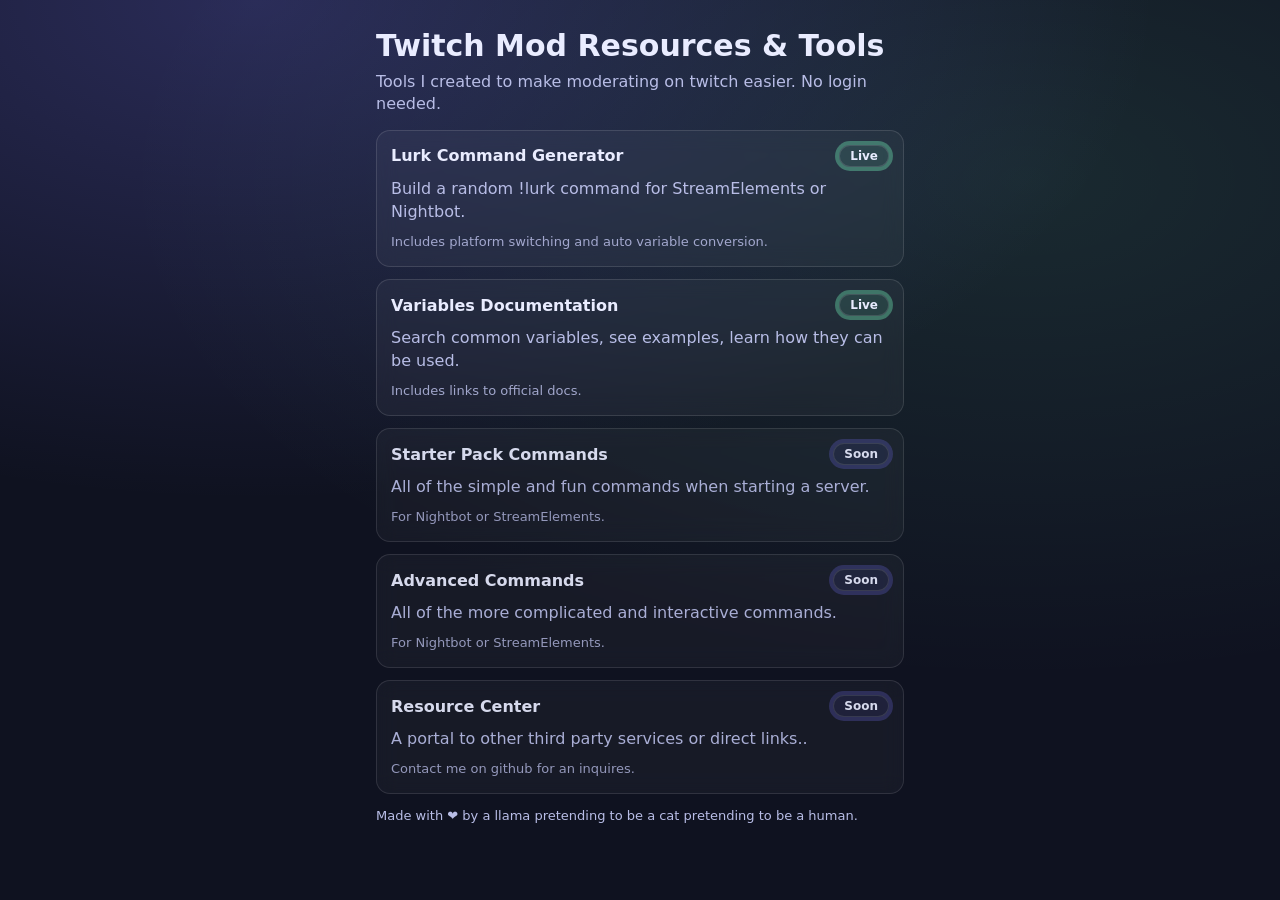
<file: index.html>
<!doctype html>
<html lang="en">
<head>
  <meta charset="utf-8">
  <meta name="viewport" content="width=device-width, initial-scale=1">
  <title>Twitch Resources &amp; Tools</title>
  <link rel="stylesheet" href="site.css">
</head>
<body>
  <main class="wrap">
    <header class="head">
      <h1>Twitch Mod Resources &amp; Tools</h1>
      <p class="sub">Tools I created to make moderating on twitch easier. No login needed.</p>
    </header>

    <section class="grid" id="toolGrid">
      <a class="card" href="lurk/index.html">
        <div class="cardTop">
          <div class="title">Lurk Command Generator</div>
          <div class="pill pillLive">Live</div>
        </div>
        <div class="desc">Build a random !lurk command for StreamElements or Nightbot.</div>
        <div class="meta">Includes platform switching and auto variable conversion.</div>
      </a>

      <a class="card" href="docs/index.html">
        <div class="cardTop">
          <div class="title">Variables Documentation</div>
          <div class="pill pillLive">Live</div>
        </div>
        <div class="desc">Search common variables, see examples, learn how they can be used.</div>
        <div class="meta">Includes links to official docs.</div>
      </a>

      <div class="card cardSoon" data-soon="1">
        <div class="cardTop">
          <div class="title">Starter Pack Commands</div>
          <div class="pill pillSoon">Soon</div>
        </div>
        <div class="desc">All of the simple and fun commands when starting a server.</div>
        <div class="meta">For Nightbot or StreamElements.</div>
      </div>

      <div class="card cardSoon" data-soon="1">
        <div class="cardTop">
          <div class="title">Advanced Commands</div>
          <div class="pill pillSoon">Soon</div>
        </div>
        <div class="desc">All of the more complicated and interactive commands.</div>
        <div class="meta">For Nightbot or StreamElements.</div>
      </div>

      <div class="card cardSoon" data-soon="1">
        <div class="cardTop">
          <div class="title">Resource Center</div>
          <div class="pill pillSoon">Soon</div>
        </div>
        <div class="desc">A portal to other third party services or direct links..</div>
        <div class="meta">Contact me on github for an inquires.</div>
      </div>
    </section>

    <footer class="foot">
      <div class="muted">Made with ❤️ by a llama pretending to be a cat pretending to be a human.</div>
    </footer>
  </main>

  <script src="site.js"></script>
</body>
</html>
</file>
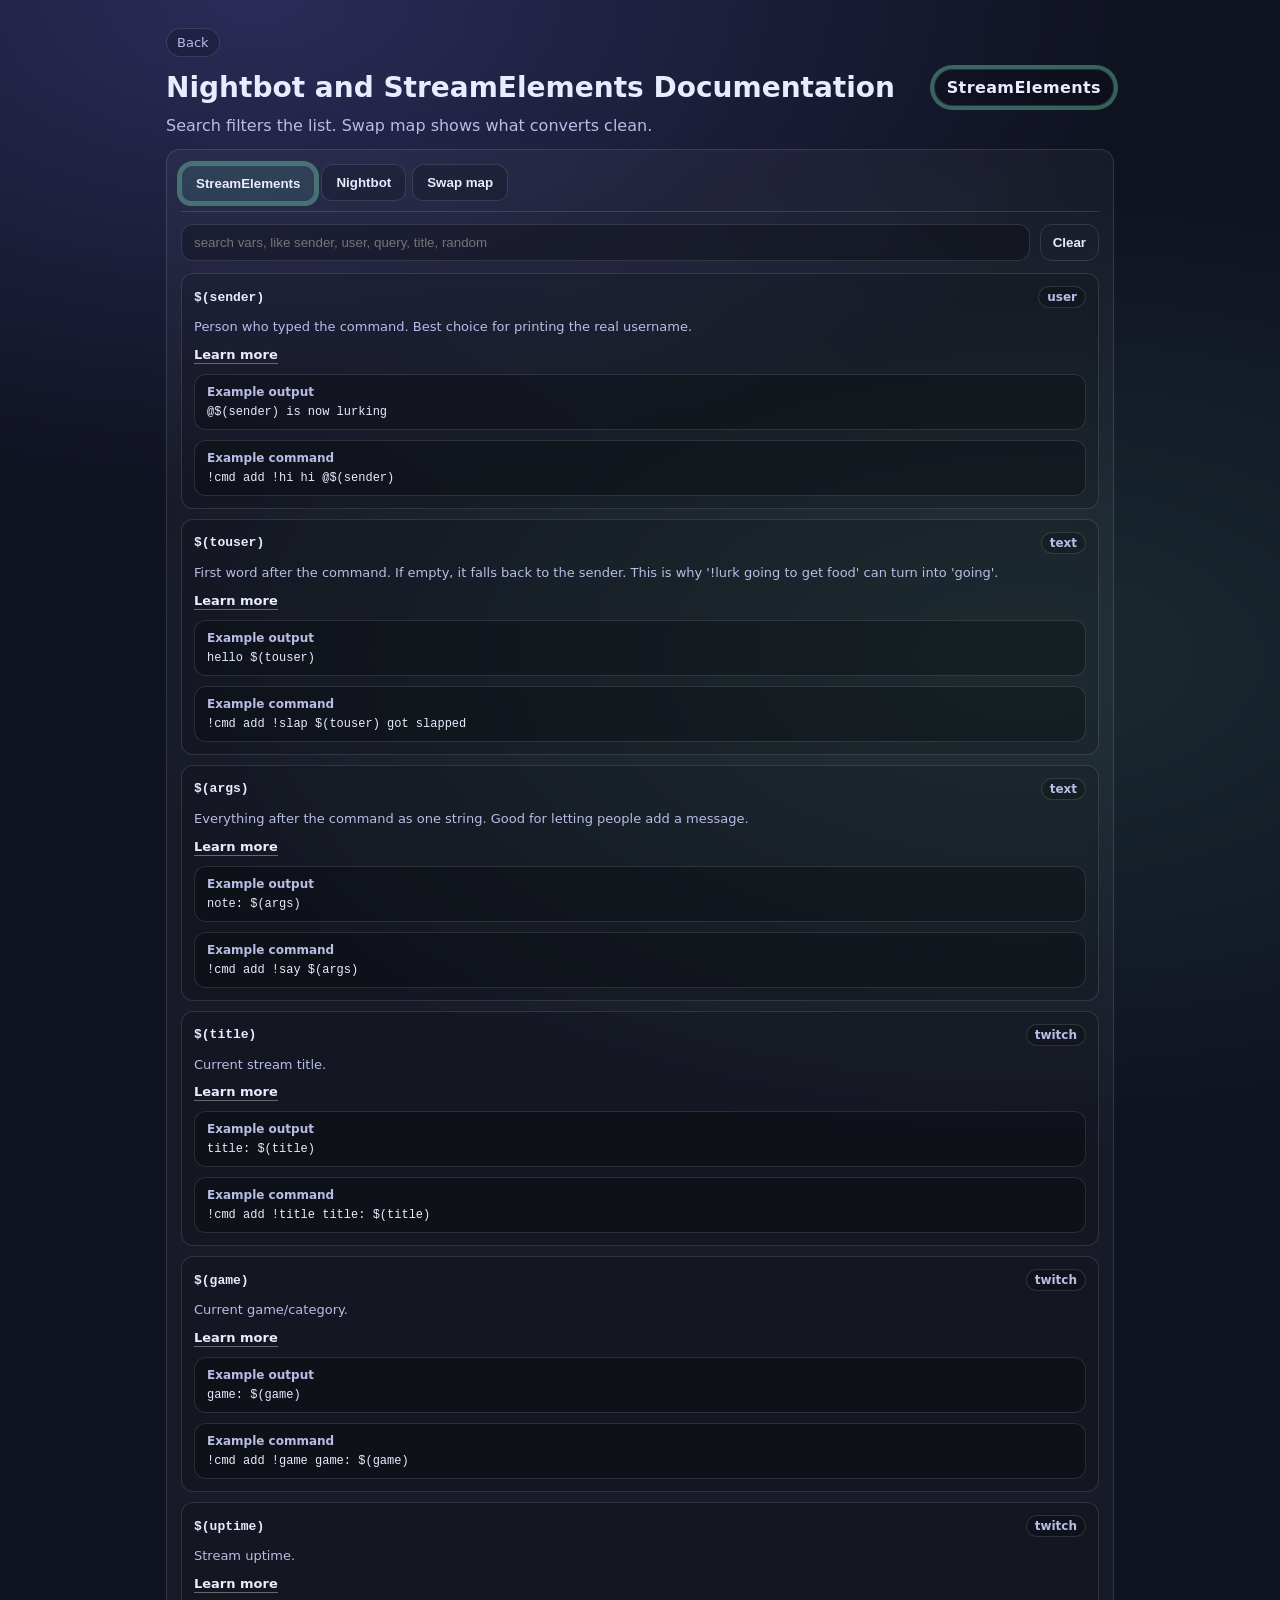
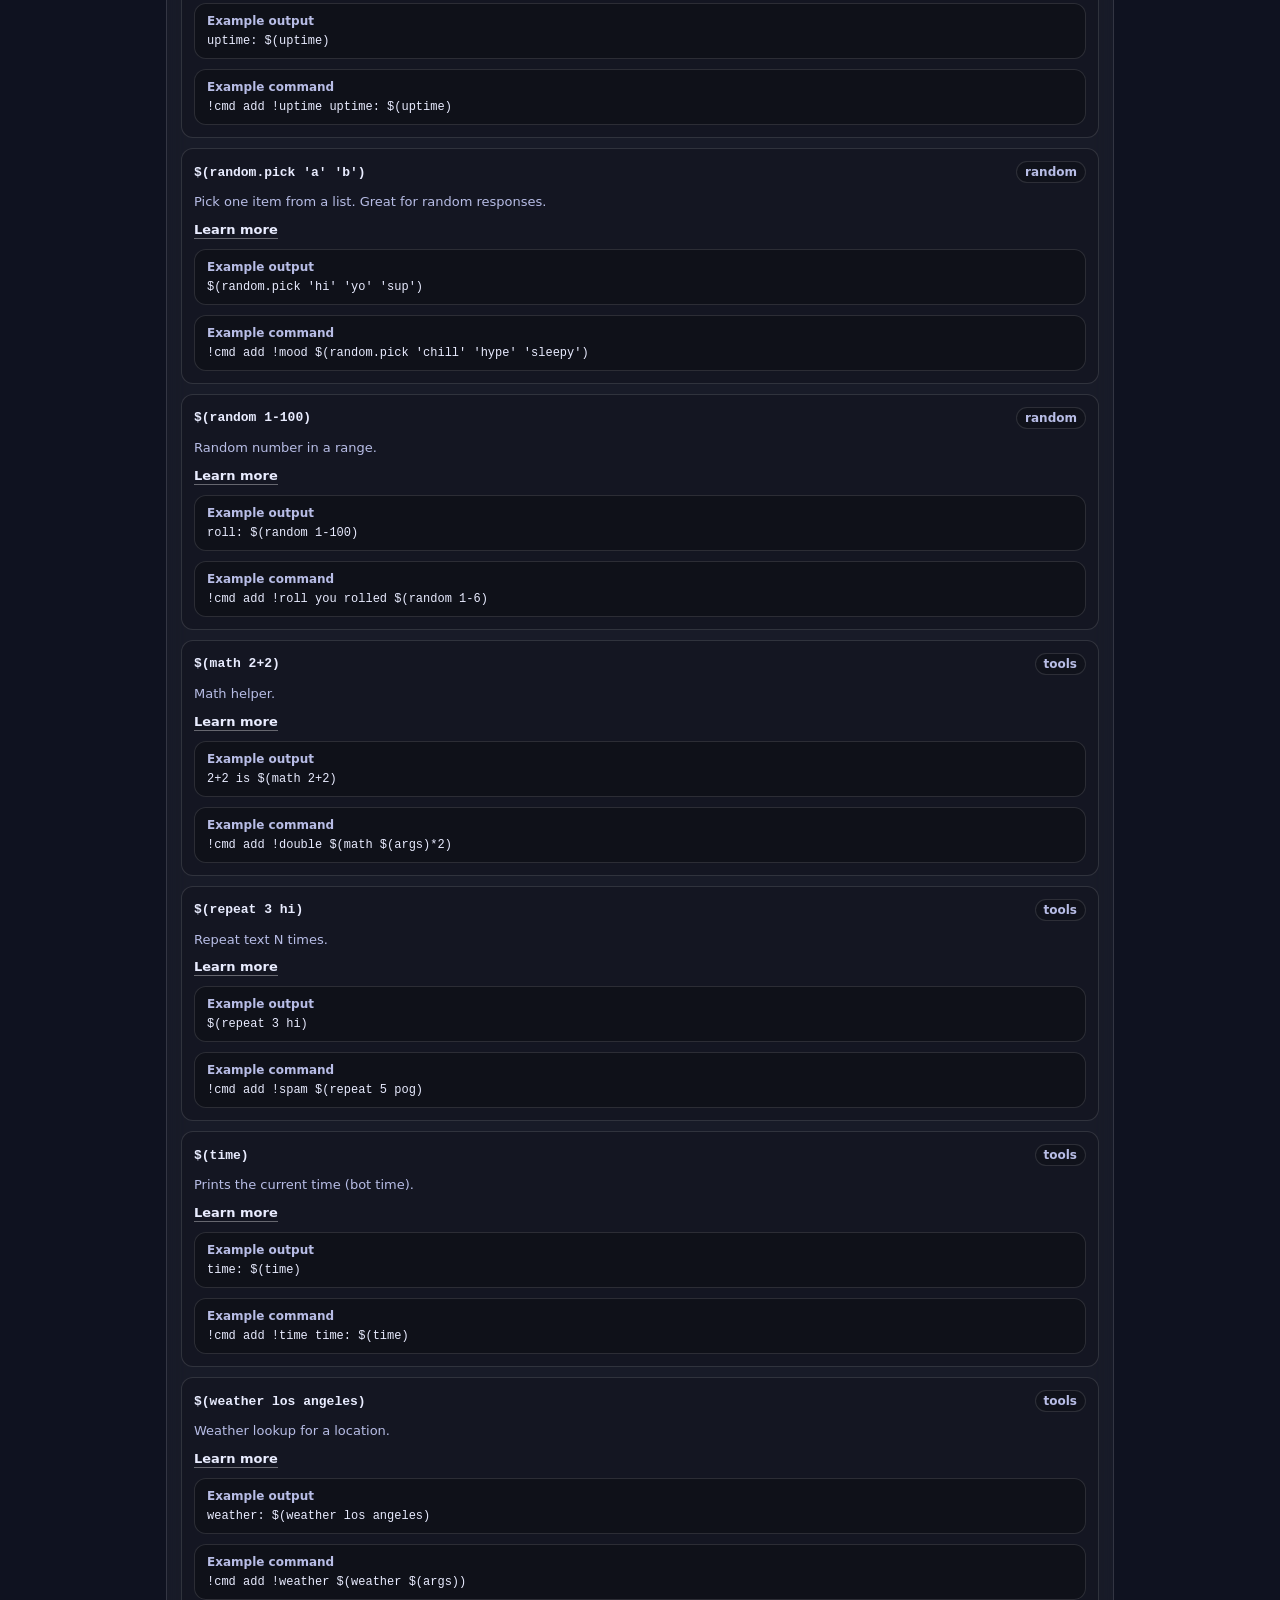
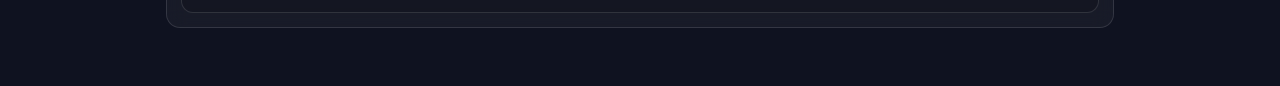
<file: docs/index.html>
<!doctype html>
<html lang="en">
<head>
  <meta charset="utf-8">
  <meta name="viewport" content="width=device-width, initial-scale=1">
  <title>Nightbot and StreamElements Documentation</title>
  <link rel="stylesheet" href="style.css">
</head>
<body>
  <main class="wrap">
    <div class="nav"><a href="../index.html">Back</a></div>
    <header class="head">
      <div class="titleRow">
        <h1>Nightbot and StreamElements Documentation</h1>
        <div id="platformBadge" class="badge badgeSe" aria-live="polite">StreamElements</div>
      </div>
      <p class="sub">
        Search filters the list. Swap map shows what converts clean.
      </p>
    </header>

    <section class="card">
      <div class="tabs" role="tablist" aria-label="platform tabs">
        <button class="tabBtn" data-tab="se" id="tabSe" type="button" role="tab" aria-selected="true" aria-controls="panelSe">
          StreamElements
        </button>
        <button class="tabBtn" data-tab="nb" id="tabNb" type="button" role="tab" aria-selected="false" aria-controls="panelNb">
          Nightbot
        </button>
        <button class="tabBtn" data-tab="map" id="tabMap" type="button" role="tab" aria-selected="false" aria-controls="panelMap">
          Swap map
        </button>
      </div>

      <div class="searchRow">
        <input id="search" class="search" type="text" maxlength="60" autocomplete="off" spellcheck="false"
               placeholder="search vars, like sender, user, query, title, random">
        <button id="clearBtn" class="btn ghost" type="button">Clear</button>
      </div>

      <section id="panelSe" role="tabpanel" aria-labelledby="tabSe">
        <div class="grid" id="seList"></div>
      </section>

      <section id="panelNb" class="hide" role="tabpanel" aria-labelledby="tabNb">
        <div class="grid" id="nbList"></div>
      </section>

      <section id="panelMap" class="hide" role="tabpanel" aria-labelledby="tabMap">
        <div class="note">
          Same style as the lists, but this tab is only for matching names between platforms.
        </div>
        <div class="grid" id="mapList"></div>

        <div class="note" style="margin-top:10px">
          Tip: if people type extra words after the command like "!lurk going to get food", do not use $(touser) in your message.
          Use $(sender) on StreamElements or $(user) on Nightbot.
        </div>
      </section>
    </section>
  </main>

  <script src="script.js"></script>
</body>
</html>
</file>
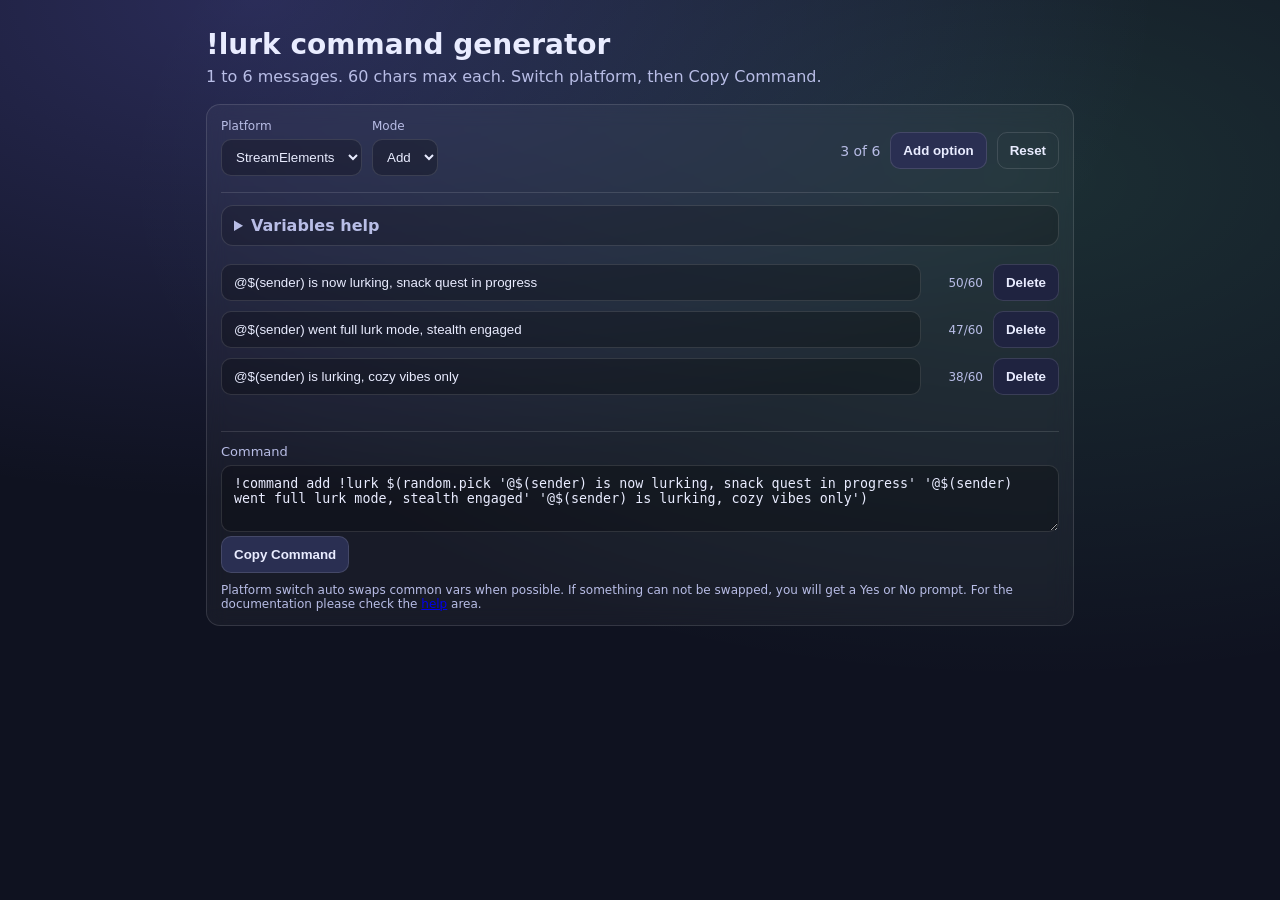
<file: lurk_generator/index.html>
<!doctype html>
<html lang="en">
<head>
  <meta charset="utf-8">
  <meta name="viewport" content="width=device-width, initial-scale=1">
  <title>!lurk generator (StreamElements + Nightbot)</title>
  <link rel="stylesheet" href="styles.css">
</head>
<body>
  <main class="wrap">
    <h1>!lurk command generator</h1>
    <p class="sub">1 to 6 messages. 60 chars max each. Switch platform, then Copy Command.</p>

    <section class="card">
      <div class="topbar">
        <div class="switches">
          <label class="lab">
            Platform
            <select id="platformSel">
              <option value="se">StreamElements</option>
              <option value="nb">Nightbot</option>
            </select>
          </label>

          <label class="lab">
            Mode
            <select id="modeSel">
              <option value="add">Add</option>
              <option value="edit">Edit</option>
            </select>
          </label>
        </div>

        <div class="rightside">
          <div class="count" id="countText">0 of 6</div>
          <div class="actions">
            <button id="addBtn" type="button">Add option</button>
            <button id="resetBtn" type="button" class="ghost">Reset</button>
          </div>
        </div>
      </div>

      <details class="vars">
        <summary>Variables help</summary>
        <div id="varsBox" class="varsBox"></div>
      </details>

      <div id="rows" class="rows"></div>

      <div class="status">
        <div id="errorText" class="error" aria-live="polite"></div>
      </div>

      <div class="output">
        <label for="out">Command</label>
        <textarea id="out" rows="3" readonly></textarea>
        <div class="actions">
          <button id="copyBtn" type="button">Copy Command</button>
        </div>
      </div>

      <div class="hint">
        Platform switch auto swaps common vars when possible. If something can not be swapped, you will get a Yes or No prompt. For the documentation please check the <a href="help/index.html">help</a> area.</a>
      </div>
    </section>
  </main>

  <template id="rowTpl">
    <div class="row">
      <input class="msg" type="text" maxlength="60" autocomplete="off" spellcheck="false">
      <div class="meta">
        <span class="chars">0/60</span>
        <button class="del" type="button" title="Delete">Delete</button>
      </div>
    </div>
  </template>

  <script src="script.js"></script>
</body>
</html>
</file>
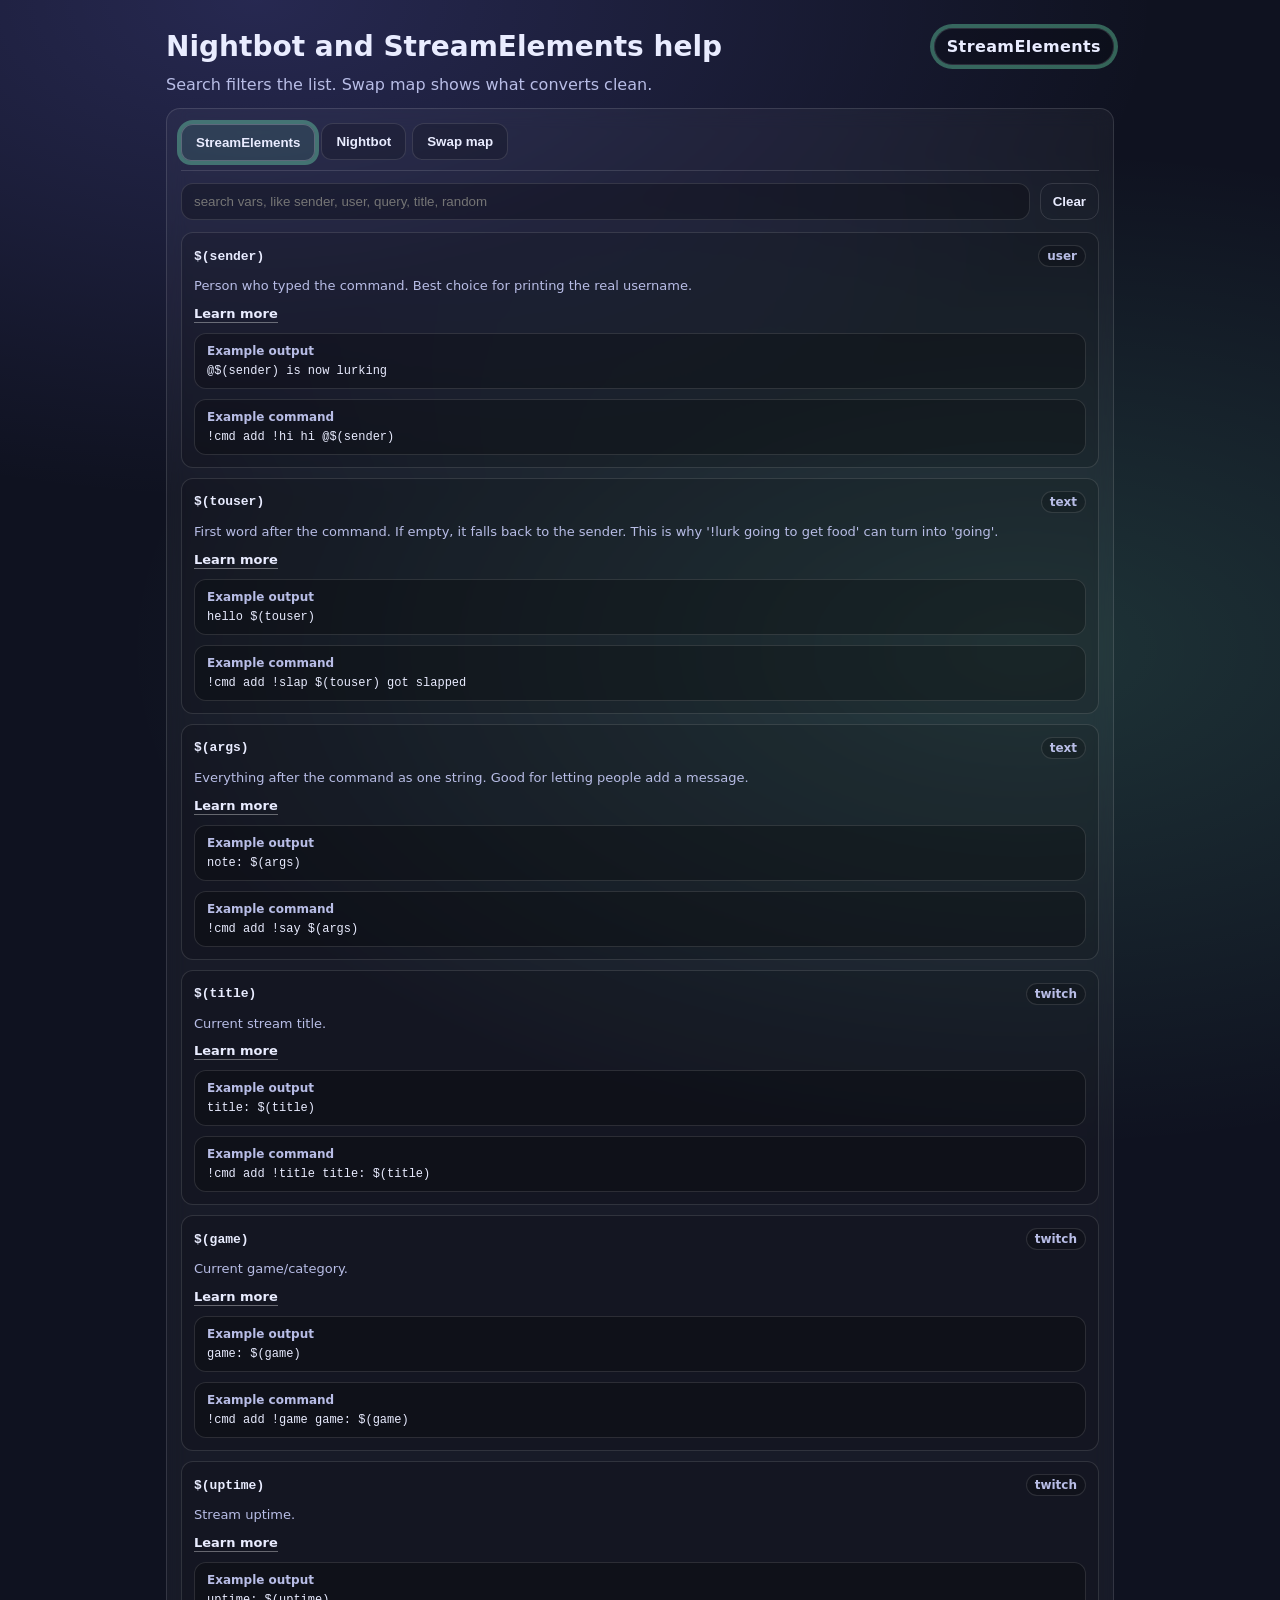
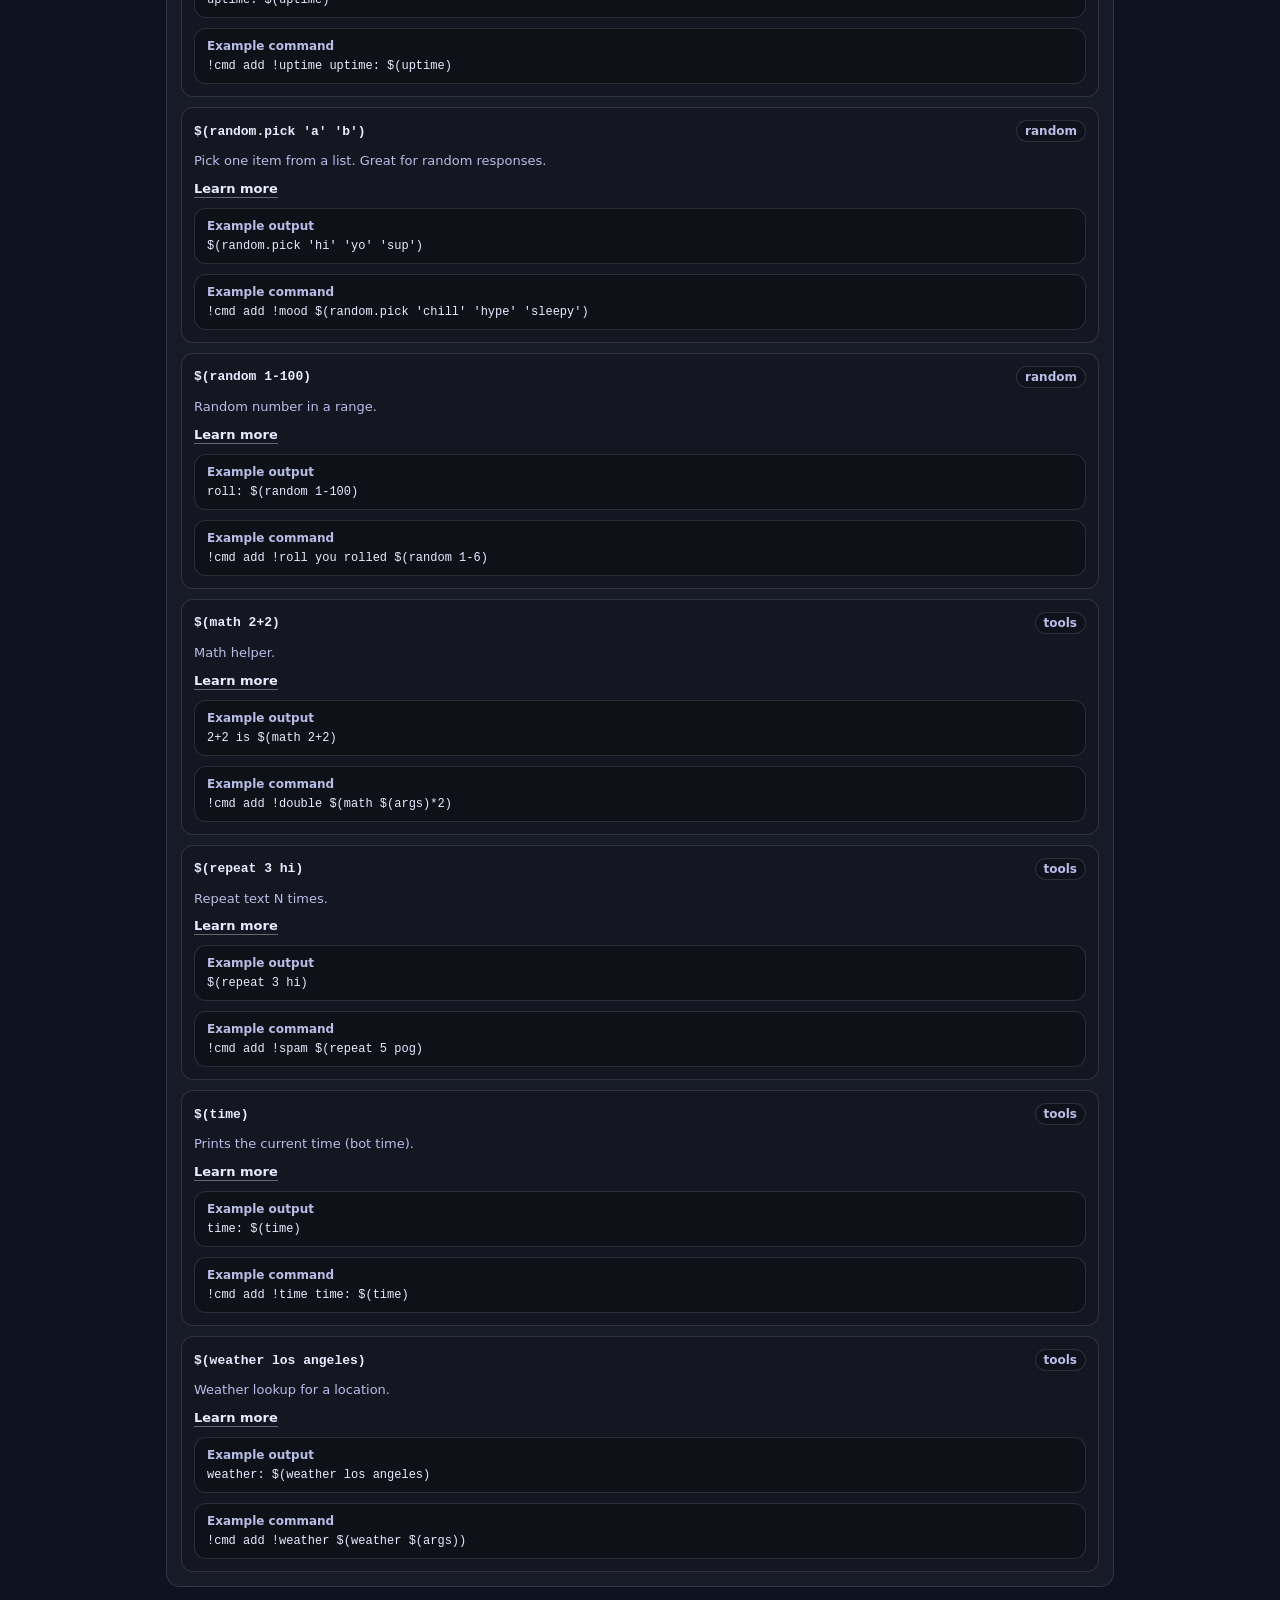
<file: lurk_generator/help/index.html>
<!doctype html>
<html lang="en">
<head>
  <meta charset="utf-8">
  <meta name="viewport" content="width=device-width, initial-scale=1">
  <title>Nightbot and StreamElements help</title>
  <link rel="stylesheet" href="help.css">
</head>
<body>
  <main class="wrap">
    <header class="head">
      <div class="titleRow">
        <h1>Nightbot and StreamElements help</h1>
        <div id="platformBadge" class="badge badgeSe" aria-live="polite">StreamElements</div>
      </div>
      <p class="sub">
        Search filters the list. Swap map shows what converts clean.
      </p>
    </header>

    <section class="card">
      <div class="tabs" role="tablist" aria-label="platform tabs">
        <button class="tabBtn" data-tab="se" id="tabSe" type="button" role="tab" aria-selected="true" aria-controls="panelSe">
          StreamElements
        </button>
        <button class="tabBtn" data-tab="nb" id="tabNb" type="button" role="tab" aria-selected="false" aria-controls="panelNb">
          Nightbot
        </button>
        <button class="tabBtn" data-tab="map" id="tabMap" type="button" role="tab" aria-selected="false" aria-controls="panelMap">
          Swap map
        </button>
      </div>

      <div class="searchRow">
        <input id="search" class="search" type="text" maxlength="60" autocomplete="off" spellcheck="false"
               placeholder="search vars, like sender, user, query, title, random">
        <button id="clearBtn" class="btn ghost" type="button">Clear</button>
      </div>

      <section id="panelSe" role="tabpanel" aria-labelledby="tabSe">
        <div class="grid" id="seList"></div>
      </section>

      <section id="panelNb" class="hide" role="tabpanel" aria-labelledby="tabNb">
        <div class="grid" id="nbList"></div>
      </section>

      <section id="panelMap" class="hide" role="tabpanel" aria-labelledby="tabMap">
        <div class="note">
          Same style as the lists, but this tab is only for matching names between platforms.
        </div>
        <div class="grid" id="mapList"></div>

        <div class="note" style="margin-top:10px">
          Tip: if people type extra words after the command like "!lurk going to get food", do not use $(touser) in your message.
          Use $(sender) on StreamElements or $(user) on Nightbot.
        </div>
      </section>
    </section>
  </main>

  <script src="help.js"></script>
</body>
</html>
</file>
<file: site.css>
:root {
  --bg: #0f1220;
  --bgc1: rgba(123, 120, 255, 0.25);
  --bgc2: rgba(120, 255, 194, 0.10);

  --text: #e9ecff;
  --muted: #b8bde6;
  --line: rgba(255, 255, 255, 0.12);
  --card: rgba(255, 255, 255, 0.04);

  --liveGlow: rgba(120, 255, 194, 0.34);
  --soonGlow: rgba(123, 120, 255, 0.26);
  --liveFill: rgba(120, 255, 194, 0.10);
  --soonFill: rgba(123, 120, 255, 0.10);
}

* {
  box-sizing: border-box;
}

html,
body {
  min-height: 100%;
}

html {
  min-height: 100vh;
  background:
    radial-gradient(900px 500px at 20% 0%, var(--bgc1), transparent),
    radial-gradient(900px 500px at 80% 20%, var(--bgc2), transparent),
    var(--bg);
}

body {
  margin: 0;
  padding: 0;
  font-family: system-ui, -apple-system, Segoe UI, Roboto, Arial, sans-serif;
  color: var(--text);
  background: transparent;
}

.wrap {
  max-width: 560px;
  margin: 0 auto;
  padding: 28px 16px 30px 16px;
}

.head {
  display: grid;
  gap: 8px;
  margin-bottom: 14px;
}

h1 {
  margin: 0;
  font-size: 30px;
}

.sub {
  margin: 0;
  color: var(--muted);
  line-height: 1.4;
}

.grid {
  display: grid;
  gap: 12px;
  grid-template-columns: repeat(auto-fit, minmax(260px, 1fr));
}

.card {
  border: 1px solid var(--line);
  background: var(--card);
  border-radius: 14px;
  padding: 14px;
  text-decoration: none;
  color: var(--text);
  display: grid;
  gap: 10px;
  backdrop-filter: blur(10px);
}

.card:hover {
  border-color: rgba(255, 255, 255, 0.22);
}

.cardTop {
  display: flex;
  align-items: center;
  justify-content: space-between;
  gap: 10px;
}

.title {
  font-weight: 900;
  font-size: 16px;
}

.desc {
  color: var(--muted);
  line-height: 1.45;
}

.meta {
  color: rgba(184, 189, 230, 0.85);
  font-size: 13px;
  line-height: 1.45;
}

.pill {
  border: 1px solid var(--line);
  border-radius: 999px;
  padding: 3px 10px;
  font-size: 12px;
  font-weight: 900;
}

.pillLive {
  background: var(--liveFill);
  box-shadow: 0 0 0 4px var(--liveGlow);
}

.pillSoon {
  background: var(--soonFill);
  box-shadow: 0 0 0 4px var(--soonGlow);
}

.cardSoon {
  opacity: 0.92;
}

.cardSoon:hover {
  cursor: not-allowed;
}

.foot {
  margin-top: 14px;
}

.muted {
  color: var(--muted);
  font-size: 13px;
}
</file>
<file: docs/style.css>
:root {
  --bg: #0f1220;
  --bgc1: rgba(123, 120, 255, 0.25);
  --bgc2: rgba(120, 255, 194, 0.10);

  --text: #e9ecff;
  --muted: #b8bde6;
  --line: rgba(255, 255, 255, 0.12);
  --btn: #2a2f52;

  --seGlow: rgba(120, 255, 194, 0.34);
  --nbGlow: rgba(123, 120, 255, 0.34);
  --mapGlow: rgba(255, 255, 255, 0.34);

  --seFill: rgba(120, 255, 194, 0.10);
  --nbFill: rgba(123, 120, 255, 0.10);
  --mapFill: rgba(255, 255, 255, 0.10);
}

* {
  box-sizing: border-box;
}

html,
body {
  min-height: 100%;
}

html {
  min-height: 100vh;
  background:
    radial-gradient(900px 500px at 20% 0%, var(--bgc1), transparent),
    radial-gradient(900px 500px at 80% 20%, var(--bgc2), transparent),
    var(--bg);
}

body {
  margin: 0;
  padding: 0;
  font-family: system-ui, -apple-system, Segoe UI, Roboto, Arial, sans-serif;
  color: var(--text);
  background: transparent;
}

.wrap {
  max-width: 980px;
  margin: 28px auto;
  padding: 0 16px 30px 16px;
}

.head {
  display: grid;
  gap: 10px;
  margin-bottom: 14px;
}

.titleRow {
  display: flex;
  align-items: center;
  justify-content: space-between;
  gap: 10px;
  flex-wrap: wrap;
}

h1 {
  margin: 0;
  font-size: 28px;
}

.sub {
  margin: 0;
  color: var(--muted);
}

.badge {
  padding: 8px 12px;
  border-radius: 999px;
  border: 1px solid var(--line);
  font-weight: 900;
  letter-spacing: 0.4px;
  background: rgba(0, 0, 0, 0.20);
}

.badgeSe {
  box-shadow: 0 0 0 4px var(--seGlow);
}

.badgeNb {
  box-shadow: 0 0 0 4px var(--nbGlow);
}

.badgeMap {
  box-shadow: 0 0 0 4px var(--mapGlow);
}

.card {
  background: rgba(255, 255, 255, 0.04);
  border: 1px solid var(--line);
  border-radius: 14px;
  padding: 14px;
  backdrop-filter: blur(10px);
}

.tabs {
  display: flex;
  gap: 6px;
  flex-wrap: wrap;
  border-bottom: 1px solid var(--line);
  padding-bottom: 10px;
}

.tabBtn {
  appearance: none;
  border: 1px solid var(--line);
  background: rgba(0, 0, 0, 0.18);
  color: var(--text);
  padding: 10px 14px;
  border-radius: 12px 12px 10px 10px;
  cursor: pointer;
  font-weight: 900;
  transform: translateY(0);
}

.tabBtn:hover {
  border-color: rgba(255, 255, 255, 0.22);
}

.tabBtn[aria-selected="true"] {
  transform: translateY(1px);
  border-color: rgba(255, 255, 255, 0.22);
  box-shadow: 0 0 0 4px rgba(255, 255, 255, 0.08);
}

.tabBtn[aria-selected="true"][data-tab="se"] {
  background: var(--seFill);
  box-shadow: 0 0 0 4px var(--seGlow);
}

.tabBtn[aria-selected="true"][data-tab="nb"] {
  background: var(--nbFill);
  box-shadow: 0 0 0 4px var(--nbGlow);
}

.tabBtn[aria-selected="true"][data-tab="map"] {
  background: var(--mapFill);
  box-shadow: 0 0 0 4px var(--mapGlow);
}

.searchRow {
  display: grid;
  grid-template-columns: 1fr auto;
  gap: 10px;
  align-items: center;
  margin-top: 12px;
  margin-bottom: 12px;
}

.search {
  width: 100%;
  padding: 10px 12px;
  border-radius: 12px;
  border: 1px solid var(--line);
  background: rgba(0, 0, 0, 0.25);
  color: var(--text);
  outline: none;
}

.search:focus {
  border-color: rgba(123, 120, 255, 0.65);
  box-shadow: 0 0 0 3px rgba(123, 120, 255, 0.12);
}

.btn {
  appearance: none;
  border: 1px solid var(--line);
  background: var(--btn);
  color: var(--text);
  padding: 10px 12px;
  border-radius: 12px;
  cursor: pointer;
  font-weight: 900;
}

.btn.ghost {
  background: transparent;
}

.grid {
  display: grid;
  gap: 10px;
  margin-top: 8px;
}

.item {
  border: 1px solid var(--line);
  background: rgba(0, 0, 0, 0.14);
  border-radius: 12px;
  padding: 12px 12px;
  display: grid;
  gap: 10px;
}

.varRow {
  display: flex;
  gap: 10px;
  align-items: center;
  justify-content: space-between;
  flex-wrap: wrap;
}

.var {
  font-weight: 900;
  color: var(--text);
  font-family: ui-monospace, SFMono-Regular, Menlo, Monaco, Consolas, "Liberation Mono", "Courier New", monospace;
  font-size: 13px;
}

.varStack {
  display: flex;
  gap: 10px;
  align-items: center;
  flex-wrap: wrap;
}

.arrow {
  color: var(--muted);
  font-weight: 900;
}

.pill {
  border: 1px solid var(--line);
  background: rgba(0, 0, 0, 0.18);
  border-radius: 999px;
  padding: 3px 8px;
  color: var(--muted);
  font-size: 12px;
  font-weight: 900;
}

.desc {
  color: var(--muted);
  font-size: 13px;
  line-height: 1.45;
}

.moreRow {
  display: flex;
  gap: 10px;
  align-items: center;
  justify-content: space-between;
  flex-wrap: wrap;
}

.more {
  color: var(--text);
  font-size: 13px;
  font-weight: 900;
  text-decoration: none;
  border-bottom: 1px solid rgba(255, 255, 255, 0.35);
  padding-bottom: 1px;
}

.more:hover {
  border-bottom-color: rgba(255, 255, 255, 0.75);
}

.codeBlock {
  border: 1px solid var(--line);
  background: rgba(0, 0, 0, 0.25);
  border-radius: 12px;
  padding: 10px 12px;
}

.codeLabel {
  color: var(--muted);
  font-size: 12px;
  font-weight: 900;
  margin-bottom: 6px;
}

.code {
  color: var(--text);
  font-family: ui-monospace, SFMono-Regular, Menlo, Monaco, Consolas, "Liberation Mono", "Courier New", monospace;
  font-size: 12px;
  white-space: pre-wrap;
  word-break: break-word;
}

.note {
  color: var(--muted);
  font-size: 13px;
  line-height: 1.45;
  border: 1px solid var(--line);
  background: rgba(0, 0, 0, 0.12);
  border-radius: 12px;
  padding: 10px 12px;
  margin-top: 10px;
}

.hide {
  display: none;
}


.nav {
  display: flex;
  gap: 12px;
  align-items: center;
  margin: 0 0 12px 0;
  font-size: 13px;
}

.nav a {
  color: var(--muted);
  text-decoration: none;
  border: 1px solid var(--line);
  background: rgba(0, 0, 0, 0.18);
  padding: 6px 10px;
  border-radius: 999px;
}

.nav a:hover {
  border-color: rgba(255, 255, 255, 0.22);
  color: var(--text);
}
</file>
<file: lurk_generator/styles.css>
:root {
  --bg: #0f1220;
  --card: #171a2b;
  --text: #e9ecff;
  --muted: #b8bde6;
  --line: rgba(255,255,255,0.12);
  --btn: #2a2f52;
  --btn2: #1f2340;
  --bad: #ff7b7b;
  --good: #7bffb0;
}

* { box-sizing: border-box; }
html { height: 100%; }
body {
  margin: 0;
  font-family: system-ui, -apple-system, Segoe UI, Roboto, Arial, sans-serif;
  background: radial-gradient(900px 500px at 20% 0%, rgba(123,120,255,0.25), transparent),
              radial-gradient(900px 500px at 80% 20%, rgba(120,255,194,0.12), transparent),
              var(--bg);
  color: var(--text);
}

.wrap {
  max-width: 900px;
  margin: 28px auto;
  padding: 0 16px;
}

h1 {
  margin: 0 0 6px 0;
  font-size: 28px;
}

.sub {
  margin: 0 0 18px 0;
  color: var(--muted);
}

.card {
  background: rgba(255,255,255,0.04);
  border: 1px solid var(--line);
  border-radius: 14px;
  padding: 14px;
  backdrop-filter: blur(10px);
}

.topbar {
  display: grid;
  grid-template-columns: 1fr auto;
  gap: 12px;
  padding-bottom: 10px;
  border-bottom: 1px solid var(--line);
}

.switches {
  display: flex;
  gap: 10px;
  align-items: center;
  flex-wrap: wrap;
}

.lab {
  display: grid;
  gap: 6px;
  font-size: 12px;
  color: var(--muted);
}

select {
  border: 1px solid var(--line);
  background: rgba(0,0,0,0.25);
  color: var(--text);
  border-radius: 10px;
  padding: 9px 10px;
}

.rightside {
  display: flex;
  gap: 10px;
  align-items: center;
  flex-wrap: wrap;
  justify-content: flex-end;
}

.count {
  color: var(--muted);
  font-size: 14px;
}

.actions {
  display: flex;
  gap: 10px;
  align-items: center;
}

button {
  appearance: none;
  border: 1px solid var(--line);
  background: var(--btn);
  color: var(--text);
  padding: 10px 12px;
  border-radius: 10px;
  cursor: pointer;
  font-weight: 600;
}

button.ghost {
  background: transparent;
}

button:disabled {
  opacity: 0.45;
  cursor: not-allowed;
}

.vars {
  margin: 12px 0 6px 0;
  border: 1px solid var(--line);
  border-radius: 12px;
  background: rgba(0,0,0,0.18);
  padding: 10px 12px;
}

.vars summary {
  cursor: pointer;
  color: var(--muted);
  font-weight: 700;
}

.varsBox {
  margin-top: 10px;
  color: var(--muted);
  font-size: 13px;
  line-height: 1.5;
}

.varsBox code {
  color: var(--text);
  background: rgba(255,255,255,0.06);
  border: 1px solid var(--line);
  padding: 1px 6px;
  border-radius: 8px;
}

.varsBox .tag {
  display: inline-block;
  margin: 6px 0 4px 0;
  padding: 2px 8px;
  border: 1px solid var(--line);
  border-radius: 999px;
  background: rgba(0,0,0,0.15);
  color: var(--text);
  font-weight: 800;
  font-size: 12px;
}

.rows {
  padding: 12px 0 6px 0;
  display: grid;
  gap: 10px;
}

.row {
  display: grid;
  grid-template-columns: 1fr auto;
  gap: 10px;
  align-items: center;
}

.msg {
  width: 100%;
  padding: 10px 12px;
  border-radius: 10px;
  border: 1px solid var(--line);
  background: rgba(0,0,0,0.25);
  color: var(--text);
  outline: none;
}

.msg:focus {
  border-color: rgba(123,120,255,0.65);
  box-shadow: 0 0 0 3px rgba(123,120,255,0.12);
}

.meta {
  display: flex;
  gap: 10px;
  align-items: center;
}

.chars {
  width: 52px;
  text-align: right;
  color: var(--muted);
  font-size: 12px;
}

.del {
  background: var(--btn2);
}

.status {
  min-height: 22px;
}

.error {
  color: var(--bad);
  font-weight: 700;
  font-size: 13px;
  padding: 6px 2px;
}

.output {
  margin-top: 8px;
  padding-top: 12px;
  border-top: 1px solid var(--line);
}

label {
  display: block;
  color: var(--muted);
  font-size: 13px;
  margin-bottom: 6px;
}

textarea {
  width: 100%;
  padding: 10px 12px;
  border-radius: 10px;
  border: 1px solid var(--line);
  background: rgba(0,0,0,0.25);
  color: var(--text);
  resize: vertical;
}

.hint {
  margin-top: 10px;
  color: var(--muted);
  font-size: 12px;
}
</file>
<file: lurk_generator/help/help.css>
:root {
  --bg: #0f1220;
  --text: #e9ecff;
  --muted: #b8bde6;
  --line: rgba(255,255,255,0.12);
  --btn: #2a2f52;

  --seGlow: rgba(120,255,194,0.34);
  --nbGlow: rgba(123,120,255,0.34);
  --mapGlow: rgba(255,255,255,0.18);

  --seFill: rgba(120,255,194,0.10);
  --nbFill: rgba(123,120,255,0.10);
  --mapFill: rgba(255,255,255,0.06);
}

* { box-sizing: border-box; }

html {
  background:
    radial-gradient(900px 500px at 20% 0%, rgba(123,120,255,0.22), transparent),
    radial-gradient(900px 500px at 80% 20%, rgba(120,255,194,0.14), transparent),
    var(--bg);
}

body {
  margin: 0;
  padding: 0;
  /* min-height: 100vh; */
  font-family: system-ui, -apple-system, Segoe UI, Roboto, Arial, sans-serif;
  color: var(--text);
  background: transparent;
}

.wrap {
  max-width: 980px;
  margin: 28px auto;
  padding: 0 16px 30px 16px;
}

.head {
  display: grid;
  gap: 10px;
  margin-bottom: 14px;
}

.titleRow {
  display: flex;
  align-items: center;
  justify-content: space-between;
  gap: 10px;
  flex-wrap: wrap;
}

h1 {
  margin: 0;
  font-size: 28px;
}

.sub {
  margin: 0;
  color: var(--muted);
}

.badge {
  padding: 8px 12px;
  border-radius: 999px;
  border: 1px solid var(--line);
  font-weight: 900;
  letter-spacing: 0.4px;
  background: rgba(0,0,0,0.20);
}

.badgeSe { box-shadow: 0 0 0 4px var(--seGlow); }
.badgeNb { box-shadow: 0 0 0 4px var(--nbGlow); }
.badgeMap { box-shadow: 0 0 0 4px var(--mapGlow); }

.card {
  background: rgba(255,255,255,0.04);
  border: 1px solid var(--line);
  border-radius: 14px;
  padding: 14px;
  backdrop-filter: blur(10px);
}

.tabs {
  display: flex;
  gap: 6px;
  flex-wrap: wrap;
  border-bottom: 1px solid var(--line);
  padding-bottom: 10px;
}

.tabBtn {
  appearance: none;
  border: 1px solid var(--line);
  background: rgba(0,0,0,0.18);
  color: var(--text);
  padding: 10px 14px;
  border-radius: 12px 12px 10px 10px;
  cursor: pointer;
  font-weight: 900;
  transform: translateY(0);
}

.tabBtn:hover {
  border-color: rgba(255,255,255,0.22);
}

.tabBtn[aria-selected="true"] {
  transform: translateY(1px);
  border-color: rgba(255,255,255,0.22);
  box-shadow: 0 0 0 4px rgba(255,255,255,0.08);
}

.tabBtn[aria-selected="true"][data-tab="se"] { background: var(--seFill); box-shadow: 0 0 0 4px var(--seGlow); }
.tabBtn[aria-selected="true"][data-tab="nb"] { background: var(--nbFill); box-shadow: 0 0 0 4px var(--nbGlow); }
.tabBtn[aria-selected="true"][data-tab="map"] { background: var(--mapFill); box-shadow: 0 0 0 4px var(--mapGlow); }

.searchRow {
  display: grid;
  grid-template-columns: 1fr auto;
  gap: 10px;
  align-items: center;
  margin-top: 12px;
  margin-bottom: 12px;
}

.search {
  width: 100%;
  padding: 10px 12px;
  border-radius: 12px;
  border: 1px solid var(--line);
  background: rgba(0,0,0,0.25);
  color: var(--text);
  outline: none;
}

.search:focus {
  border-color: rgba(123,120,255,0.65);
  box-shadow: 0 0 0 3px rgba(123,120,255,0.12);
}

.btn {
  appearance: none;
  border: 1px solid var(--line);
  background: var(--btn);
  color: var(--text);
  padding: 10px 12px;
  border-radius: 12px;
  cursor: pointer;
  font-weight: 900;
}

.btn.ghost {
  background: transparent;
}

.grid {
  display: grid;
  gap: 10px;
  margin-top: 8px;
}

.item {
  border: 1px solid var(--line);
  background: rgba(0,0,0,0.14);
  border-radius: 12px;
  padding: 12px 12px;
  display: grid;
  gap: 10px;
}

.varRow {
  display: flex;
  gap: 10px;
  align-items: center;
  justify-content: space-between;
  flex-wrap: wrap;
}

.var {
  font-weight: 900;
  color: var(--text);
  font-family: ui-monospace, SFMono-Regular, Menlo, Monaco, Consolas, "Liberation Mono", "Courier New", monospace;
  font-size: 13px;
}

.varStack {
  display: flex;
  gap: 10px;
  align-items: center;
  flex-wrap: wrap;
}

.arrow {
  color: var(--muted);
  font-weight: 900;
}

.pill {
  border: 1px solid var(--line);
  background: rgba(0,0,0,0.18);
  border-radius: 999px;
  padding: 3px 8px;
  color: var(--muted);
  font-size: 12px;
  font-weight: 900;
}

.desc {
  color: var(--muted);
  font-size: 13px;
  line-height: 1.45;
}

.moreRow {
  display: flex;
  gap: 10px;
  align-items: center;
  justify-content: space-between;
  flex-wrap: wrap;
}

.more {
  color: var(--text);
  font-size: 13px;
  font-weight: 900;
  text-decoration: none;
  border-bottom: 1px solid rgba(255,255,255,0.35);
  padding-bottom: 1px;
}

.more:hover {
  border-bottom-color: rgba(255,255,255,0.75);
}

.codeBlock {
  border: 1px solid var(--line);
  background: rgba(0,0,0,0.25);
  border-radius: 12px;
  padding: 10px 12px;
}

.codeLabel {
  color: var(--muted);
  font-size: 12px;
  font-weight: 900;
  margin-bottom: 6px;
}

.code {
  color: var(--text);
  font-family: ui-monospace, SFMono-Regular, Menlo, Monaco, Consolas, "Liberation Mono", "Courier New", monospace;
  font-size: 12px;
  white-space: pre-wrap;
  word-break: break-word;
}

.note {
  color: var(--muted);
  font-size: 13px;
  line-height: 1.45;
  border: 1px solid var(--line);
  background: rgba(0,0,0,0.12);
  border-radius: 12px;
  padding: 10px 12px;
  margin-top: 10px;
}

.hide { display: none; }
</file>
